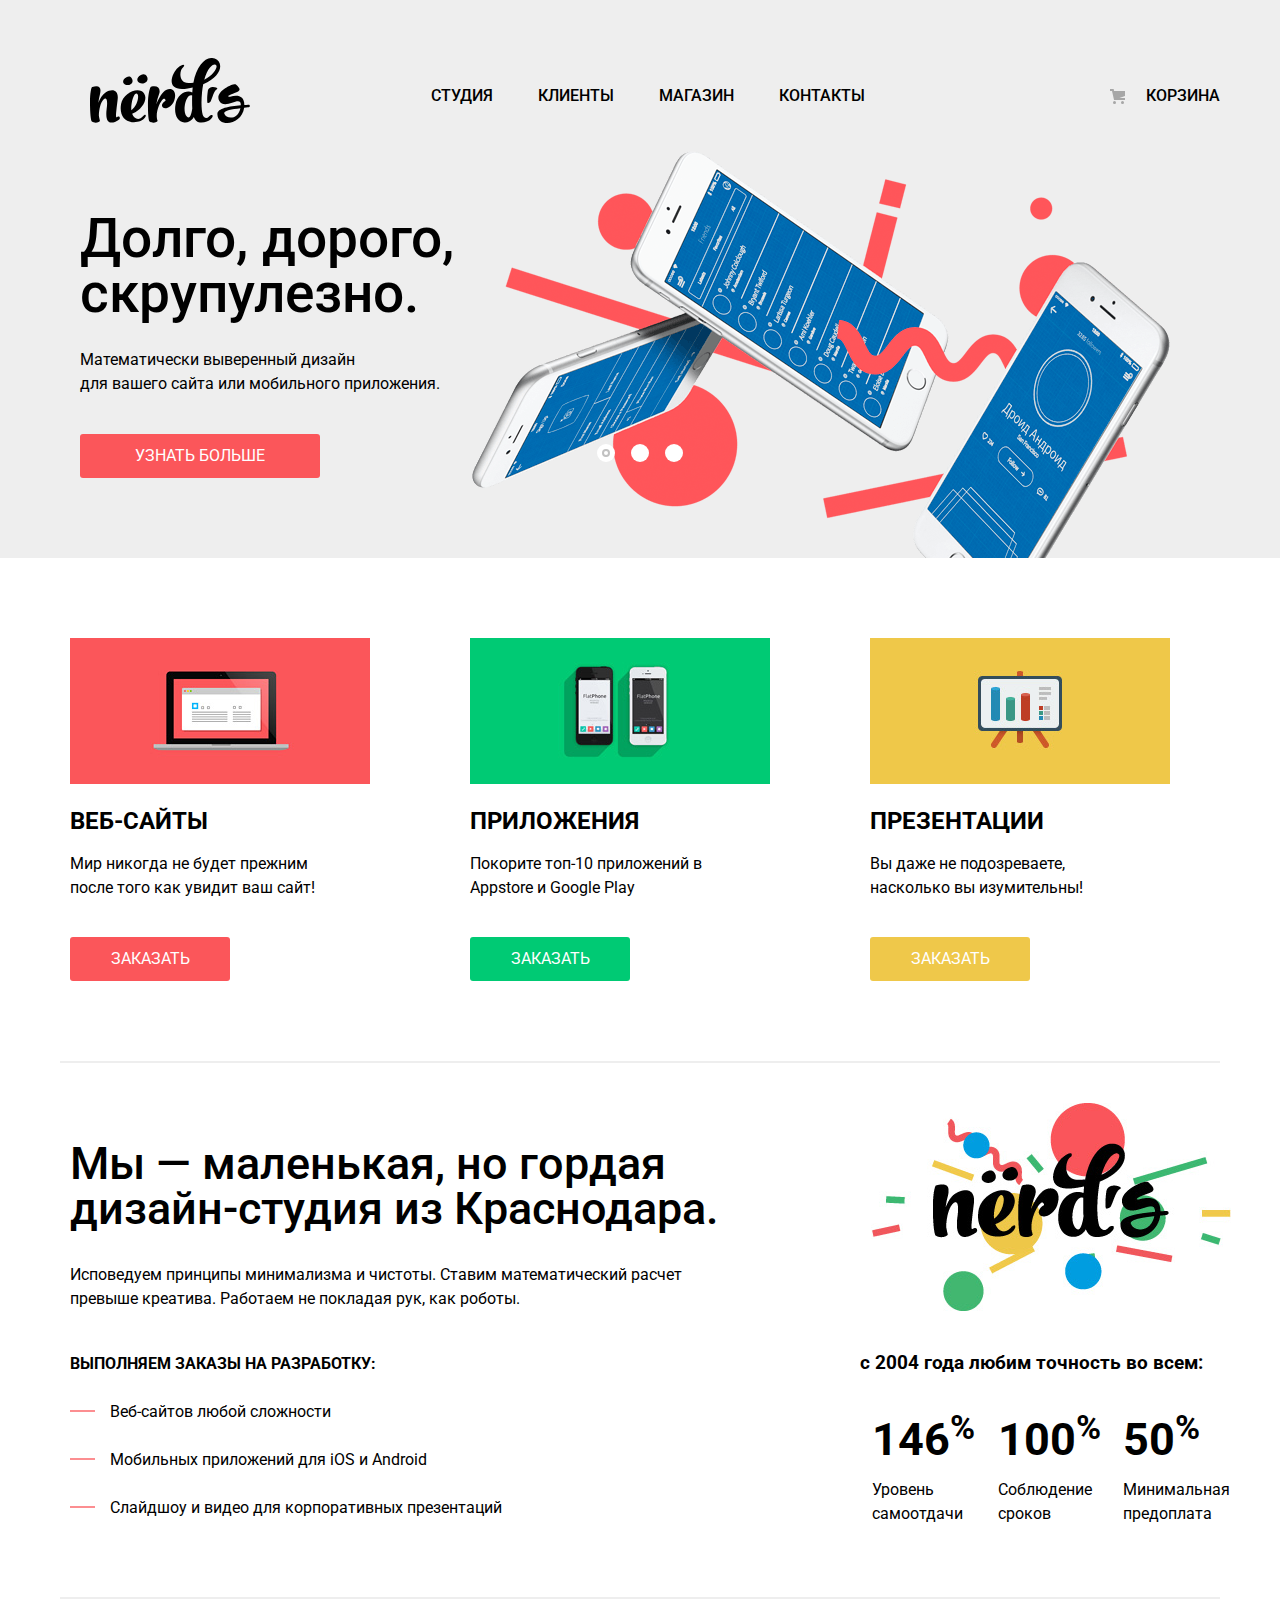
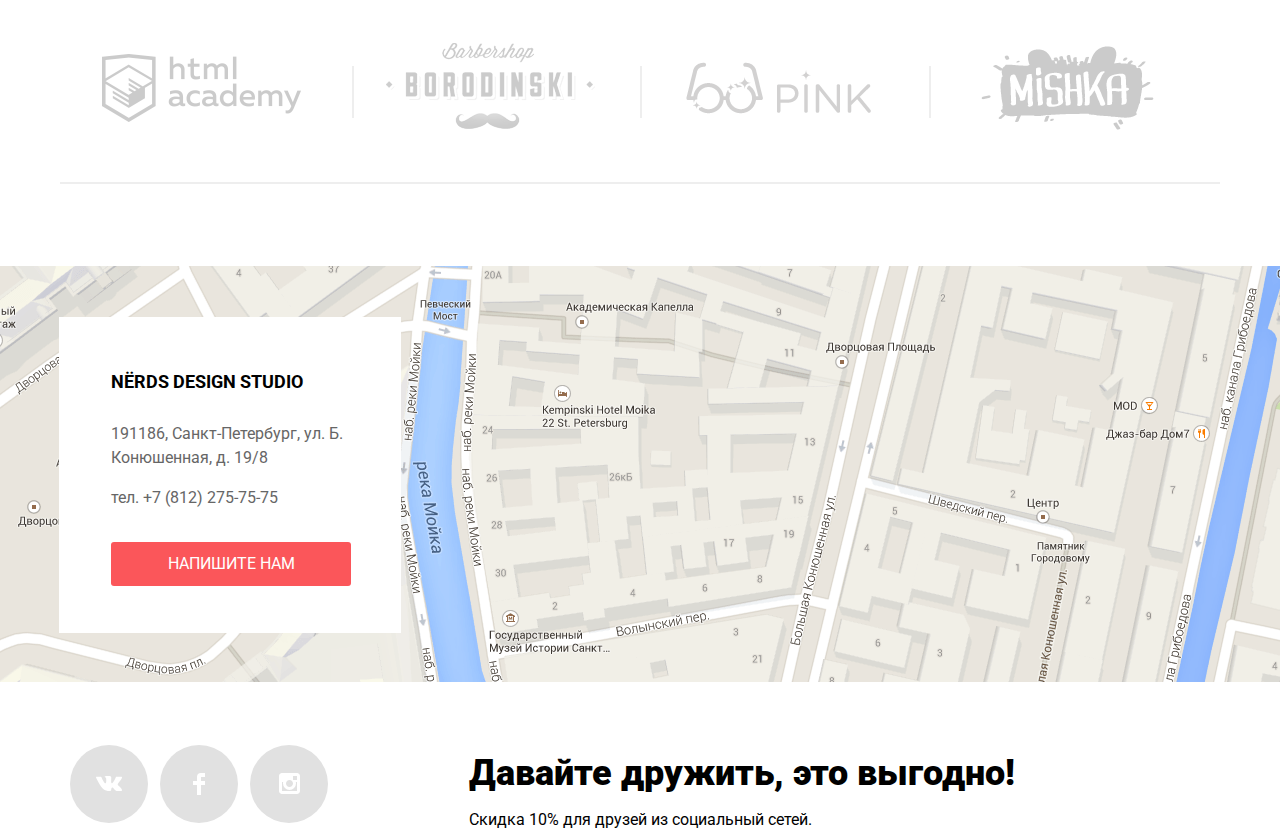
<file: index.html>
<!DOCTYPE html>
<html lang="ru">
  <head>
	  <meta charset="utf-8">
	  <title>Нёрдс</title>
    <link href="https://fonts.googleapis.com/css?family=Roboto:400,400i,500,500i,700,700i&amp;subset=cyrillic" rel="stylesheet">
    <link href="css/normalize.css" rel="stylesheet">
    <link href="css/style.min.css" rel="stylesheet">
  </head>
  <body>
    <header class="page-header">
      <div class="container">
        <nav class="main-navigation">
          <div class="logo-navigation">
            <a class="main-header-logo">
		        <img src="img/nerds-logo.svg" alt="Логотип студии nerds" width="160" height="65">
		        </a>
          </div>
          <div class=site-navigation-wrapper>
            <ul class="site-navigation">
		          <li><a href="#">Студия</a></li>
		          <li><a href="#">Клиенты</a></li>
		          <li><a href="catalog.html">Магазин</a></li>
		          <li><a href="#">Контакты</a></li>
		        </ul>
          </div>
          <div class="user-navigation">
            <a href="#">
              Корзина
            </a>
          </div>
	     </nav>
         <section class="slider">
           <div class="container-slider">
             <h2 class="visually-hidden">Преимущества</h2>
             <input class="visually-hidden" type="radio" id="product-1" name="toggle" checked>
             <input class="visually-hidden" type="radio" id="product-2" name="toggle">
             <input class="visually-hidden" type="radio" id="product-3" name="toggle">
             <div class="slider-controls">
               <label class="slider-controls-item slider-controls-item--1" for="product-1">Первый</label>
               <label class="slider-controls-item slider-controls-item--2" for="product-2">Второй</label>
               <label class="slider-controls-item slider-controls-item--3" for="product-3">Третий</label>
             </div>
             <ul class="slider-list">
                <li class="slider-item">
                  <h3>Долго, дорого,<br> скрупулезно.</h3>
                  <p>Математически выверенный дизайн<br> для вашего сайта или мобильного приложения.</p>
                  <a class="slider-item-button button" href="#">Узнать больше</a>
                </li>
                <li class="slider-item">
                  <h3>Любим математику как никто другой</h3>
                  <p>Никакого креатива, только математические формулы для расчета идеальных пропорций.</p>
                  <a class="slider-item-button button" href="#">Узнать больше</a>
                </li>
                <li class="slider-item">
                  <h3>Только ночь,<br> только хардкор</h3>
                  <p>Работать днем, как все? Мы против этого.<br> Ближе к полуночи работа только начинается.</p>
                  <a class="slider-item-button button" href="#">Узнать больше</a>
                </li>
            </ul>
          </div>
        </section>
      </div>
  	</header>
    <main>
      <div class="container">
	      <h1 class="visually-hidden">Дизайн-студия Нёрдс</h1>
        <section class="services">
          <h2 class="visually-hidden">Наши услуги</h2>
		      <ul class="services-list">
		        <li class="veb-sites">
              <img src="img/illustration-1.jpg" alt="" width="300" height="146">
			        <h3>Веб-сайты</h3>
			        <p>Мир никогда не будет прежним после того как увидит ваш сайт!</p>
			        <a class="veb-sites-button button" href="#">заказать</a>
		        </li>
		        <li class="apps">
              <img src="img/illustration-2.jpg" alt="" width="300" height="146">
			        <h3>Приложения</h3>
			        <p>Покорите топ-10 приложений в Appstore и Google Play</p>
			        <a class="apps-button button" href="#">заказать</a>
		        </li>
		        <li class="presentations">
               <img src="img/illustration-3.jpg" alt="" width="300" height="146">
			         <h3>Презентации</h3>
			         <p>Вы даже не подозреваете, насколько вы изумительны!</p>
			         <a class="presentations-button button" href="#">заказать</a>
		        </li>
          </ul>
        </section>
	      <section class="about-us">
	        <div class="description">
		        <p class="description-we">Мы — маленькая, но гордая дизайн-студия из Краснодара.</p>
	    	    <p class="description-info">Исповедуем принципы минимализма и чистоты. Ставим математический расчет превыше креатива. Работаем не покладая рук, как роботы.</p>
	    	    <p class="perform-orders">Выполняем заказы на разработку:</p>
		        <ul class="about-list">
		          <li class="about-list-item">Веб-сайтов любой сложности</li>
		          <li class="about-list-item">Мобильных приложений для iOS и Android</li>
	  	        <li class="about-list-item">Слайдшоу и видео для корпоративных презентаций</li>
		        </ul>
	        </div>
	        <div class="indicators">
		        <img src="img/nerds-illustration.jpg" alt="Логотип студии nerds" width="360" height="208">
		        <h3 class="indicators-info">с 2004 года любим точность во всем:</h3>
		        <table>
		          <tr class="percent">
		          	<td class="percent-item">146<sup>%</sup></td>
	        	  	<td class="percent-item">100<sup>%</sup></td>
	        	  	<td class="percent-item">50<sup>%</sup></td>
	  	        </tr>
		          <tr>
		          	<td>Уровень самоотдачи</td>
		          	<td>Соблюдение сроков</td>
		          	<td>Минимальная предоплата</td>
		          </tr>
		        </table>
	        </div>
      	</section>
	      <section class="partners">
          <h3 class="visually-hidden">Наши партнеры</h3>
            <ul class="partners-list">
              <li>
                <a href="https://htmlacademy.ru/intensive/htmlcss">
		              <img src="img/logo-html.png" alt="Логотип html-academy" width="199" height="68">
	              </a>
              </li>
              <li>
	              <a href="#">
		              <img src="img/logo-borodinski.png" alt="Логотип Berbershop Borodinski" width="209" height="90">
  	            </a>
              </li>
              <li>
	              <a href="#">
		              <img src="img/logo-pink.png" alt="Логотип Pink" width="185" height="52">
	              </a>
              </li>
              <li>
	              <a href="https://htmlacademy.ru/intensive/htmlcss">
		              <img src="img/logo-mishka.png" alt=" Логотип MiSHKA" width="173" height="84">
	              </a>
              </li>
            </ul>
 	        </section>
        </div>
        <section class="map">
          <h3 class="visually-hidden">Мы находимся здесь</h3>
          <div class="container map-container">
            <section class="map-adress">
              <h3 class="map-header">NЁRDS DESIGN STUDIO</h3>
              <p class="map-info">191186, Санкт-Петербург, ул. Б. Конюшенная, д. 19/8</p>
              <p class="map-phone">тел. +7 (812) 275-75-75</p>
              <a class="write-us-button button" href="#">Напишите нам</a>
            </section>
          </div>
          <iframe src="https://www.google.com/maps/embed?pb=!1m18!1m12!1m3!1d1998.6037999040354!2d30.322010416394033!3d59.938716271971415!2m3!1f0!2f0!3f0!3m2!1i1024!2i768!4f13.1!3m3!1m2!1s0x4696310fca5ba729:0xea9c53d4493c879f!2sBolshaya+Konyushennaya+ul.%2C+19%2C+Sankt-Peterburg%2C+Russia%2C+191186!5e0!3m2!1sen!2s!4v1441888483426" class="iframe-map" width="1200" height="420"></iframe>
        </section>
    </main>
    <footer class="page-footer">
      <div class="container">
        <div class="social-wrapper">
          <section class="footer-social-list">
            <h3 class="visually-hidden">Мы в соцсетях</h3>
            <div class="social-container">
              <a class="social-button social-button-vk" href="#" aria-label="Наша группа Вконтакте">
                <svg xmlns="http://www.w3.org/2000/svg" width="26" height="15" viewBox="0 0 26 15"><path fill="#FFF" d="M16.138 11.51c.956-.309 2.18 2.04 3.483 2.939.978.681 1.727.534 1.727.534l3.473-.05s1.815-.112.957-1.554c-.071-.12-.503-1.069-2.585-3.022-2.177-2.043-1.882-1.712.739-5.244 1.597-2.153 2.236-3.468 2.036-4.028-.192-.539-1.365-.399-1.365-.399L20.69.713c-.381.001-.704.119-.851.515-.003.004-.621 1.666-1.445 3.079-1.741 2.989-2.436 3.148-2.724 2.961-.661-.433-.494-1.737-.494-2.664 0-2.897.432-4.105-.846-4.417-.427-.104-.739-.172-1.828-.182-1.392-.021-2.574 0-3.244.329-.445.223-.786.712-.579.74.26.035.843.16 1.155.586.401.552.389 1.789.389 1.789s.229 3.411-.54 3.834c-.528.29-1.25-.302-2.803-3.016-.793-1.388-1.392-2.922-1.392-2.922s-.116-.285-.326-.441c-.25-.185-.6-.244-.6-.244L.848.684S.29.7.085.946c-.182.218-.015.668-.015.668s2.909 6.881 6.203 10.347c3.02 3.182 6.452 2.971 6.452 2.971h1.555s.469-.054.709-.312c.224-.24.214-.691.214-.691s-.031-2.109.935-2.419z"/></svg>
              </a>
              <a class="social-button social-button-fb" href="#" aria-label="Наша группа в Фейсбук">
                <svg xmlns="http://www.w3.org/2000/svg" width="12" height="22" viewBox="0 0 12 22"><path fill="#FFF" d="M12 4V0H8a4 4 0 0 0-4 4v4H0v4h4v10h4V12h4V8H8V4h4z"/></svg>
              </a>
              <a class="social-button social-button-im" href="#" aria-label="Наша страница в Инстаграм">
                <svg xmlns="http://www.w3.org/2000/svg" width="21" height="21" viewBox="0 0 21 21"><path fill="#FFF" d="M18 0H3C1.35 0 0 1.35 0 3v15c0 1.65 1.35 3 3 3h15c1.65 0 3-1.35 3-3V3c0-1.65-1.35-3-3-3zm-7.5 7c1.93 0 3.5 1.57 3.5 3.5S12.43 14 10.5 14 7 12.43 7 10.5 8.57 7 10.5 7zM18 18H3V9h1.181A6.504 6.504 0 0 0 4 10.5a6.5 6.5 0 1 0 13 0 6.45 6.45 0 0 0-.181-1.5H18v9zm0-11h-4V3h4v4z"/></svg>
              </a>
            </div>
          </section>
          <section class="footer-friendship">
            <h3><b>Давайте дружить, это выгодно!</b></h3>
            <p>Скидка 10% для друзей из социальный сетей.</p>
          </section>
        </div>
      </div>
    </footer>
    <div class="container">
      <section class="modal">
        <form class="write-us-popup" action="https://echo.htmlacademy.ru" method="post">
          <h2>Напишите нам</h2>
          <div class="username-container">
            <label for="username-field">Ваше имя:</label><br>
            <input type="text" name="username" id="username-field" placeholder="Имя Фамилия">
          </div>
          <div class="e-mail-container">
            <label for="e-mail-field">Ваш e-mail:</label><br>
            <input type="text" name="e-mail" id="e-mail-field" placeholder="email@example.ru">
          </div>
          <div class="message-container">
            <label for="message-field">Текст письма:</label><br>
            <textarea name="message" rows="8" cols="80" id="message-field" placeholder="В свободной форме"></textarea>
          </div>
          <button class="button" type="submit">Отправить</button>
        </form>
        <button class="modal-close" type="button">Закрыть</button>
      </section>
    </div>
    <script src="js/modal.mini.js"></script>
  </body>
</html>
</file>
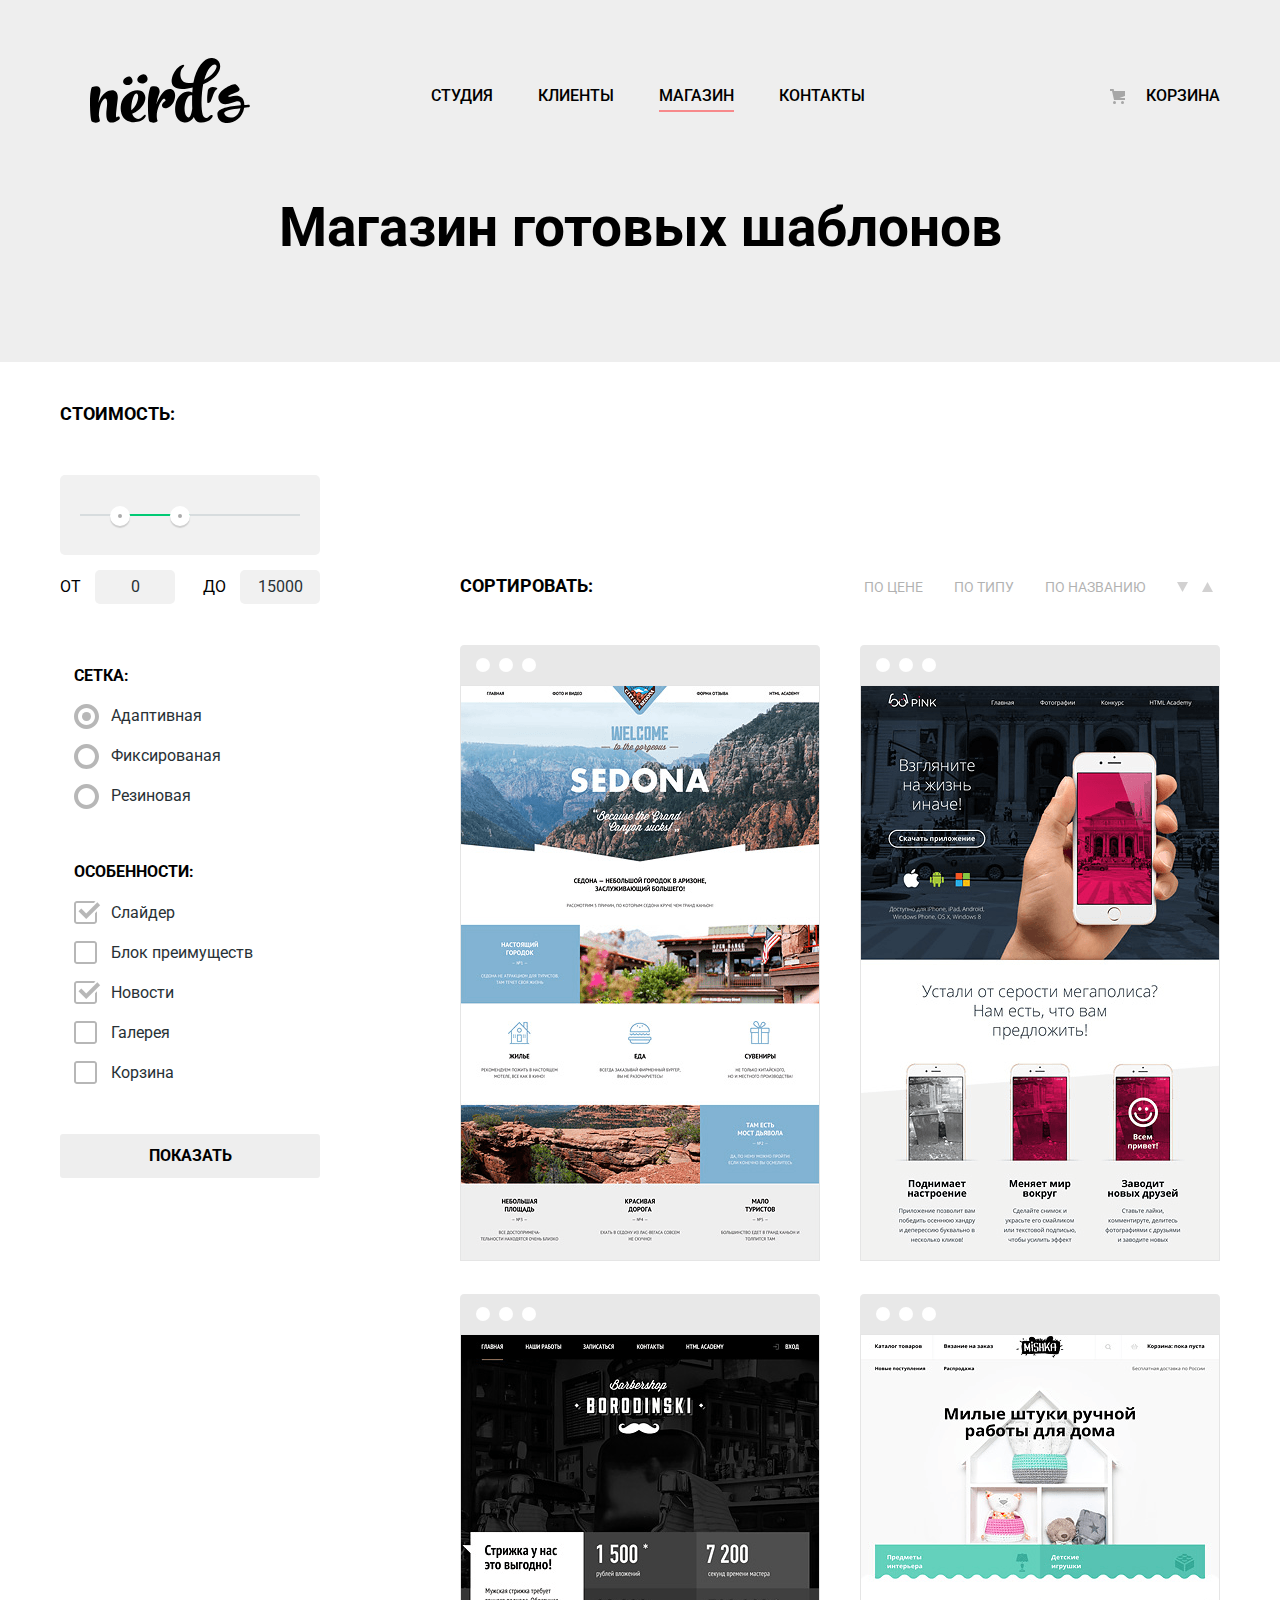
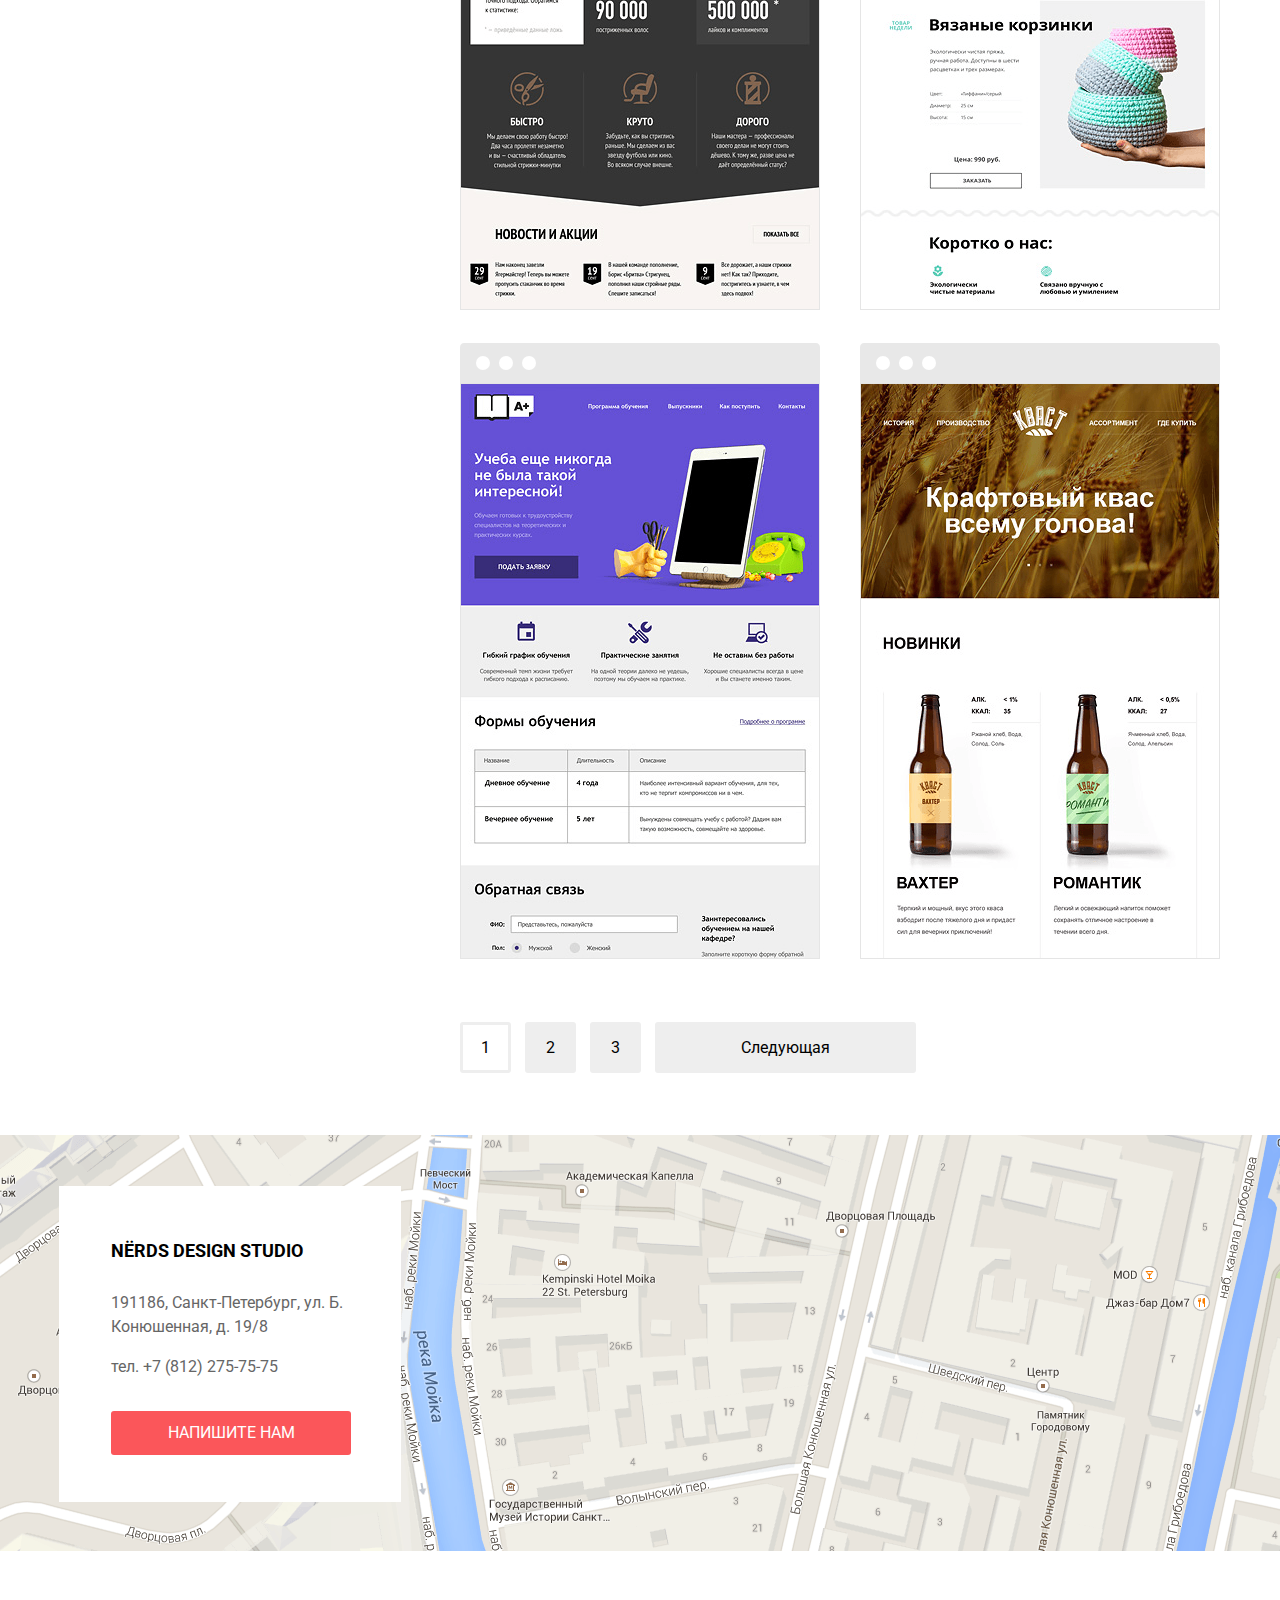
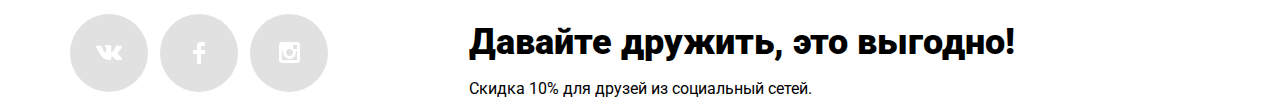
<file: catalog.html>
<!DOCTYPE html>
<html lang="ru">
  <head>
	  <meta charset="utf-8">
  	<title>Нёрдс</title>
    <link href="https://fonts.googleapis.com/css?family=Roboto:400,400i,500,500i,700,700i&amp;subset=cyrillic" rel="stylesheet">
    <link href="css/normalize.css" rel="stylesheet">
    <link href="css/style.min.css" rel="stylesheet">
  </head>
  <body>
	  <header class="page-header-catalog">
      <div class="container">
	      <nav class="main-navigation main-navigation-catalog">
          <div class="logo-navigation">
            <a class="main-header-logo" href="index.html">
		          <img src="img/nerds-logo.svg" alt="Логотип студии nerds" width="160" height="65">
		        </a>
          </div>
          <div class=site-navigation-wrapper >
            <ul class="site-navigation">
		          <li><a href="index.html">Студия</a></li>
		          <li><a href="#">Клиенты</a></li>
		          <li><a class="active" href="catalog.html">Магазин</a></li>
		          <li><a href="#">Контакты</a></li>
		        </ul>
          </div>
          <div class="user-navigation">
            <a href="#">
              Корзина
            </a>
          </div>
	      </nav>
        <h1>Магазин готовых шаблонов</h1>
      </div>
    </header>
    <main>
      <div class="container">
        <div class="catalog-column">
          <form class="filter" method="get" action="https://echo.htmlacademy.ru">
            <fieldset class="price">
              <legend>Стоимость:</legend>
              <div class="range-filter">
                <div class="range-controls">
                  <div class="scale">
                    <div class="bar" style="margin-left: 20%; width: 30%"></div>
                  </div>
                  <div class="toggle toggle-min"></div>
                  <div class="toggle toggle-max"></div>
                </div>
                <div class="price-controls">
                  <label class="min-price">от <input name="min-price" type="text" value="0"></label>
                  <label class="max-price">до <input name="max-price" type="text" value="15000"></label>
                </div>
              </div>
            </fieldset>
            <fieldset class="grid">
              <legend>Сетка:</legend>
                <ul class="grid-list">
                  <li class="grid-item">
                    <input class="filter-input" type="radio" name="grid" value="adaptive" id="adaptive-filter" checked>
                    <label class="filter-label" for="adaptive-filter">Адаптивная</label>
                  </li>
                  <li class="grid-item">
                    <input class="filter-input" type="radio" name="grid" value="fixed" id="fixed-filter">
                    <label class="filter-label" for="fixed-filter">Фиксированая</label>
                  </li>
                  <li class="grid-item">
                    <input class="filter-input" type="radio" name="grid" value="rubber" id="rubber-filter">
                    <label class="filter-label" for="rubber-filter">Резиновая</label>
                  </li>
                </ul>
            </fieldset>
            <fieldset class="features">
              <legend>ОСОБЕННОСТИ:</legend>
                <ul class="features-list">
                  <li class="features-item">
                    <input class="filter-input" type="checkbox" name="slider" id="slider-filter" checked>
                    <label class="filter-label" for="slider-filter">Слайдер</label>
                  </li>
                  <li class="features-item">
                    <input class="filter-input" type="checkbox" name="advantage_block" id="advantsge-filter">
                    <label class="filter-label" for="advantsge-filter">Блок преимуществ</label>
                  </li>
                  <li class="features-item">
                    <input class="filter-input" type="checkbox" name="news" id="news-filter" checked>
                    <label class="filter-label" for="news-filter">Новости</label>
                  </li>
                  <li class="features-item">
                    <input class="filter-input" type="checkbox" name="gallery" id="gallery-filter">
                    <label class="filter-label" for="gallery-filter">Галерея</label>
                  </li>
                  <li class="features-item">
                    <input class="filter-input" type="checkbox" name="basket" id="basket-filter">
                    <label class="filter-label" for="basket-filter">Корзина</label>
                  </li>
                </ul>
            </fieldset>
            <button class="submit"  type="submit">Показать</button>
          </form>
          <div class="sorting-catalog-column">
            <section class="sorting">
              <h3>Сортировать:</h3>
              <ul>
                <li><a class="sorting-item" href="#">по цене</a></li>
                <li><a class="sorting-item" href="#">по типу</a></li>
                <li><a class="sorting-item" href="#">по названию</a></li>
              </ul>
              <div class="sorting-control">
                <a href="#" class="sorting-control-button down">
                  <img src="img/icon-down-dir.svg" alt="" width="11" height="10">
                </a>
                <a href="#" class="sorting-control-button up">
                  <img src="img/icon-up-dir.svg" alt="" width="11" height="10">
                </a>
              </div>
            </section>
            <section class="catalog">
              <h2 class="visually-hidden">Каталог готовых шаблонов</h2>
              <ul class="catalog-list">
                <li class="catalog-containers">
                  <div class="browser">
                    <img src="img/browser.svg" alt="" width="360" height="40">
                  </div>
                  <img src="img/img-sedona.png" alt="Информационный сайт для туристов" width="360" height="576">
                  <div class="catalog-item catalog-item-sedona">
                    <a href="#">
                      <div class="catalog-item-title">Sedona</div>
                    </a>
                    <p class="description-catalog-item">Информационный сайт для туристов</p>
                    <a class="button" href="#">
                      990 РУБ
                    </a>
                  </div>
                </li>
                <li class="catalog-containers">
                  <div class="browser">
                    <img src="img/browser.svg" alt="" width="360" height="40">
                  </div>
                  <img src="img/img-pink.png" alt="Продуктовый лендинг приложения для iOS и Android" width="360" height="576">
                  <div class="catalog-item catalog-item-pink">
                    <a href="#">
                      <div class="catalog-item-title">PINK APP</div>
                    </a>
                    <p class="description-catalog-item">Продуктовый лендинг приложения для iOS и Android</p>
                    <a class="button" href="#">
                      990 РУБ
                    </a>
                  </div>
                </li>
                <li class="catalog-containers">
                  <div class="browser">
                    <img src="img/browser.svg" alt="" width="360" height="40">
                  </div>
                  <img src="img/img-barbershop.png" alt="Сайт Barbershop" width="360" height="576">
                  <div class="catalog-item catalog-item-barbershop">
                    <a href="#">
                      <div class="catalog-item-title">BARBERSHOP</div>
                    </a>
                    <p class="description-catalog-item">Сайт салона красоты.
                      Для мужчин, да.</p>
                    <a class="button" href="#">
                      990 РУБ
                    </a>
                  </div>
                </li>
                <li class="catalog-containers">
                  <div class="browser">
                    <img src="img/browser.svg" alt="" width="360" height="40">
                  </div>
                  <img src="img/img-mishka.png" alt="Интернет-магазин вязанных игуршек" width="360" height="576">
                  <div class="catalog-item catalog-item-mishka">
                    <a href="#">
                      <div class="catalog-item-title">MISHKA</div>
                    </a>
                    <p class="description-catalog-item">Интернет-магазин вязанных игуршек</p>
                    <a class="button" href="#">
                      990 РУБ
                    </a>
                  </div>
                </li>
                <li class="catalog-containers">
                  <div class="browser">
                    <img src="img/browser.svg" alt="" width="360" height="40">
                  </div>
                  <img src="img/img-aplus.png" alt="Лендинг курсов повышения квалификации" width="360" height="576">
                  <div class="catalog-item catalog-item-a-plus">
                    <a href="#">
                      <div class="catalog-item-title">A PLUS</div>
                    </a>
                    <p class="description-catalog-item">Лендинг курсов повышения квалификации</p>
                    <a class="button" href="#">
                      990 РУБ
                    </a>
                  </div>
                </li>
                <li class="catalog-containers">
                  <div class="browser">
                    <img src="img/browser.svg" alt="" width="360" height="40">
                  </div>
                  <img src="img/img-kvast.png" alt="Промо-сайт производителя крафтового кваса" width="360" height="576">
                  <div class="catalog-item catalog-item-kvast">
                    <a href="#">
                      <div class="catalog-item-title">КВАСТ</div>
                    </a>
                    <p class="description-catalog-item">Промо-сайт производителя крафтового кваса</p>
                    <a class="button" href="#">
                      990 РУБ
                    </a>
                  </div>
                </li>
              </ul>
            </section>
            <ul class="list-pages">
                <li><a class="active">1</a></li>
                <li><a class="pg" href="#">2</a></li>
                <li><a class="pg" href="#">3</a></li>
                <li><a class="next-page pg" href="#">Следующая</a></li>
            </ul>
          </div>
        </div>
      </div>
      <section class="map">
        <h3 class="visually-hidden">Мы находимся здесь</h3>
        <div class="container map-container">
          <section class="map-adress">
            <h3 class="map-header">NЁRDS DESIGN STUDIO</h3>
            <p class="map-info">191186, Санкт-Петербург, ул. Б. Конюшенная, д. 19/8</p>
            <p class="map-phone">тел. +7 (812) 275-75-75</p>
            <a class="write-us-button button" href="#">Напишите нам</a>
          </section>
        </div>
        <iframe src="https://www.google.com/maps/embed?pb=!1m18!1m12!1m3!1d1998.6037999040354!2d30.322010416394033!3d59.938716271971415!2m3!1f0!2f0!3f0!3m2!1i1024!2i768!4f13.1!3m3!1m2!1s0x4696310fca5ba729:0xea9c53d4493c879f!2sBolshaya+Konyushennaya+ul.%2C+19%2C+Sankt-Peterburg%2C+Russia%2C+191186!5e0!3m2!1sen!2s!4v1441888483426" class="iframe-map" width="1200" height="420"></iframe>
      </section>
    </main>
    <footer class="page-footer">
      <div class="container">
        <div class="social-wrapper">
          <section class="footer-social-list">
            <h3 class="visually-hidden">Мы в соцсетях</h3>
            <div class="social-container">
              <a class="social-button social-button-vk" href="#" aria-label="Наша группа Вконтакте">
                <svg xmlns="http://www.w3.org/2000/svg" width="26" height="15" viewBox="0 0 26 15"><path fill="#FFF" d="M16.138 11.51c.956-.309 2.18 2.04 3.483 2.939.978.681 1.727.534 1.727.534l3.473-.05s1.815-.112.957-1.554c-.071-.12-.503-1.069-2.585-3.022-2.177-2.043-1.882-1.712.739-5.244 1.597-2.153 2.236-3.468 2.036-4.028-.192-.539-1.365-.399-1.365-.399L20.69.713c-.381.001-.704.119-.851.515-.003.004-.621 1.666-1.445 3.079-1.741 2.989-2.436 3.148-2.724 2.961-.661-.433-.494-1.737-.494-2.664 0-2.897.432-4.105-.846-4.417-.427-.104-.739-.172-1.828-.182-1.392-.021-2.574 0-3.244.329-.445.223-.786.712-.579.74.26.035.843.16 1.155.586.401.552.389 1.789.389 1.789s.229 3.411-.54 3.834c-.528.29-1.25-.302-2.803-3.016-.793-1.388-1.392-2.922-1.392-2.922s-.116-.285-.326-.441c-.25-.185-.6-.244-.6-.244L.848.684S.29.7.085.946c-.182.218-.015.668-.015.668s2.909 6.881 6.203 10.347c3.02 3.182 6.452 2.971 6.452 2.971h1.555s.469-.054.709-.312c.224-.24.214-.691.214-.691s-.031-2.109.935-2.419z"/></svg>
              </a>
              <a class="social-button social-button-fb" href="#" aria-label="Наша группа в Фейсбук">
                <svg xmlns="http://www.w3.org/2000/svg" width="12" height="22" viewBox="0 0 12 22"><path fill="#FFF" d="M12 4V0H8a4 4 0 0 0-4 4v4H0v4h4v10h4V12h4V8H8V4h4z"/></svg>
              </a>
              <a class="social-button social-button-im" href="#" aria-label="Наша страница в Инстаграм">
                <svg xmlns="http://www.w3.org/2000/svg" width="21" height="21" viewBox="0 0 21 21"><path fill="#FFF" d="M18 0H3C1.35 0 0 1.35 0 3v15c0 1.65 1.35 3 3 3h15c1.65 0 3-1.35 3-3V3c0-1.65-1.35-3-3-3zm-7.5 7c1.93 0 3.5 1.57 3.5 3.5S12.43 14 10.5 14 7 12.43 7 10.5 8.57 7 10.5 7zM18 18H3V9h1.181A6.504 6.504 0 0 0 4 10.5a6.5 6.5 0 1 0 13 0 6.45 6.45 0 0 0-.181-1.5H18v9zm0-11h-4V3h4v4z"/></svg>
              </a>
            </div>
          </section>
          <section class="footer-friendship">
            <h3><b>Давайте дружить, это выгодно!</b></h3>
            <p>Скидка 10% для друзей из социальный сетей.</p>
          </section>
        </div>
      </div>
    </footer>
    <div class="container">
      <section class="modal modal-write-us">
        <form class="write-us-popup" action="https://echo.htmlacademy.ru" method="post">
          <h2>Напишите нам</h2>
          <div class="username-container">
            <label for="username-field">Ваше имя:</label><br>
            <input type="text" name="username" id="username-field" placeholder="Имя Фамилия">
          </div>
          <div class="e-mail-container">
            <label for="e-mail-field">Ваш e-mail:</label><br>
            <input type="text" name="e-mail" id="e-mail-field" placeholder="email@example.ru">
          </div>
          <div class="message-container">
            <label for="message-field">Текст письма:</label><br>
            <textarea name="message" rows="5" cols="80" id="message-field" placeholder="В свободной форме"></textarea>
          </div>
          <button class="button" type="submit">Отправить</button>
        </form>
        <button class="modal-close" type="button">Закрыть</button>
      </section>
    </div>
    <script src="js/modal.mini.js"></script>
  </body>
</html>
</file>
<file: css/style.min.css>
body{margin:0;padding:0;font-family:"Roboto",Arial,sans-serif;font-size:16px;font-weight:400;line-height:24px;color:#000000;min-width:1200px;overflow-x:hidden;}.visually-hidden{position:absolute;width:1px;height:1px;clip:rect(0,0,0,0);}.container{width:1160px;padding-left:10px;padding-right:10px;margin:0 auto;}.page-header{padding-top:58px;background-color:#eeeeee;}.page-header-catalog{padding-top:58px;background-color:#eeeeee;min-height:304px;margin-bottom:40px;}a{text-decoration:none;}.main-navigation{font-size:16px;font-weight:500;line-height:30px;color:#000000;}.site-navigation,.user-navigation{list-style:none;}.site-navigation a,.user-navigation a{color:#000000;}.site-navigation a:hover,.site-navigation a:focus,.user-navigation a:hover,.user-navigation a:focus{color:#fb565a;}.site-navigation a:active,.user-navigation a:active{color:#000000;opacity:0.3;}.site-navigation .active{padding-bottom:5px;border-bottom:2px solid #f7898b;}.user-navigation{position:relative;}.user-navigation::before{content:"";position:absolute;left:-36px;top:8px;background-image:url("../img/cart-icon.svg");background-repeat:no-repeat;width:15px;height:15px;}.container-slider{width:1160px;margin:0 auto;padding:0 20px;box-sizing:border-box;}.slider{position:relative;background-color:#eeeeee;}.slider-controls{position:absolute;left:50%;bottom:104px;z-index:100;width:160px;height:18px;text-align:center;font-size:0;transform:translateX(-50%);}.slider-controls label{position:relative;display:inline-block;width:18px;height:18px;padding:8px;border-radius:50%;cursor:pointer;}.slider-controls label::after{content:"";position:absolute;top:8px;left:8px;z-index:1;width:18px;height:18px;background:#ffffff;border-radius:50%;}.slider-list{margin:0;padding:0;list-style:none;margin-bottom:80px;}.slider-item{display:none;padding:78px 0 80px 0;}.slider-item:nth-child(1){background-image:url("../img/slide1.png");background-repeat:no-repeat;background-position:93% 18px;}.slider-item:nth-child(2){background-image:url("../img/slide2.png");background-repeat:no-repeat;background-position:100% 0;}.slider-item:nth-child(3){background-image:url("../img/slide3.png");background-repeat:no-repeat;background-position:100% 20px;}#product-1:checked ~ .slider-list .slider-item:nth-child(1){display:block;}#product-2:checked ~ .slider-list .slider-item:nth-child(2){display:block;}#product-3:checked ~ .slider-list .slider-item:nth-child(3){display:block;}#product-1:checked ~ .slider-controls .slider-controls-item--1::before,#product-2:checked ~ .slider-controls .slider-controls-item--2::before,#product-3:checked ~ .slider-controls .slider-controls-item--3::before{content:"";position:absolute;left:50%;top:50%;z-index:2;width:4px;height:4px;margin:-4px;background-color:inherit;border:2px solid #c1c1c1;border-radius:50%;}.slider-item h3{max-width:600px;margin:0;margin-bottom:27px;font-size:55px;line-height:55px;font-weight:500;}.slider-item p{max-width:430px;margin:0;margin-bottom:38px;}.button{display:block;width:240px;padding:13px 0;font-size:16px;line-height:18px;color:#ffffff;text-transform:uppercase;text-align:center;text-decoration:none;background-color:#fb565a;border-radius:3px;border:none;}.button:hover,.button:focus{background-color:#e74246;}.button:active{background-color:#d7373b;color:rgba(255,255,255,0.3);box-shadow:0 3px rgba(0,0,0,0.1) inset;}.services-list .button{width:160px;}.apps-button{background-color:#00ca74;}.apps-button:hover,.apps-button:focus{background-color:#00bc6c;}.presentations-button{background-color:#efc84a;}.presentations-button:hover,.presentations-button:focus{background-color:#eab534;}.services-list h3{font-size:24px;font-weight:bold;line-height:30px;text-transform:uppercase;}.description-we{font-size:45px;line-height:45px;font-weight:500;padding:0;padding-bottom:16px;margin:0;}.perform-orders{font-weight:bold;text-transform:uppercase;padding-bottom:8px;}.percent{font-size:45px;line-height:45px;font-weight:bold;}.percent-item{padding-bottom:13px;}.percent td{padding-right:16px;}.about-list{margin-top:10px;}.about-list-item{position:relative;padding-bottom:24px;}.about-list-item::before{position:absolute;content:"";width:25px;height:2px;background-color:#fc8e91;left:-40px;top:10px;}.about-us table{text-align:center;margin-left:48px;}.about-us td{text-align:left;}.footer-social ul{list-style:none;}.social-button:hover,.social-button:focus{background-color:#e74246;}.social-button:active{background-color:#d7373b;}.social-button:active path{fill:rgba(255,255,255,0.3);}.footer-friendship b{font-size:36px;line-height:36px;}.footer-friendship p{line-height:22px;margin:0;}.name{font-size:18px;line-height:30px;}input[type="checkbox"],input[type="radio"]{display:none;}input[type="checkbox"] + label,input[type="radio"] + label{font-size:16px;line-height:20px;font-weight:normal;padding-left:37px;background-repeat:no-repeat;position:relative;color:#283136;}input[type="checkbox"] + label:hover,input[type="radio"] + label:hover{color:#000000;}input[type="checkbox"] + label::before,input[type="radio"] + label::before{content:"";display:inline-block;vertical-align:middle;height:25px;width:27px;position:absolute;left:0;opacity:0.4;}input[type="checkbox"] + label:hover:before,input[type="radio"] + label:hover:before{opacity:1;}input[type="checkbox"] + label::before{background-image:url("../img/checkbox-off.svg");background-repeat:no-repeat;}input[type="radio"] + label::before{background-image:url("../img/radio-off.svg");background-repeat:no-repeat;}input[type="checkbox"]:checked + label::before{background-image:url("../img/checkbox-on.svg");background-repeat:no-repeat;}input[type="radio"]:checked + label::before{background-image:url("../img/radio-on.svg");background-repeat:no-repeat;}fieldset{border:none;}.grid-list,.features-list{margin:0;padding:0;}.grid legend{margin-bottom:7px;}.features legend{margin-bottom:8px;}.grid{margin-bottom:23px;}.features{margin-bottom:23px;}.grid-item,.features-item{padding-bottom:16px;}.page-header-catalog h1{text-align:center;font-size:55px;}.filter ul{list-style:none;}legend{font-weight:bold;text-transform:uppercase;line-height:30px;}.filter-input,.filter-label{color:#283136;}.filter-input:hover + .filter-label,.filter-input:focus + .filter-label{color:#000000;}input[type="checkbox"]:disabled + label,input[type="radio"]:disabled + label{opacity:0.3;}.submit{width:260px;color:#000000;padding:13px 0;font-weight:bold;text-transform:uppercase;background-color:#eeeeee;border:none;border-radius:3px;text-align:center;vertical-align:middle;}.submit:hover,.submit:focus{background-color:#dfdfdf;}.submit:active{background-color:#d5d5d5;color:rgba(0,0,0,0.3);box-shadow:0 3px rgba(0,0,0,0.1) inset;}.sorting ul{list-style:none;display:inline-block;padding:0;}.sorting li{display:inline-block;}.sorting h3{margin-top:0;display:inline-block;min-width:160px;margin-right:240px;color:#000000;font-size:18px;line-height:18px;font-weight:bold;text-transform:uppercase;}.sorting-control{display:inline-block;}.sorting-control-button{opacity:0.2;}.sorting-control-button:hover,.sorting-control-button:focus{opacity:0.6;}.sorting-control-button:active{opacity:1;}.up{margin-left:10px;}.sorting a{color:#000000;text-transform:uppercase;}.sorting{margin-bottom:30px;}.sorting-item{opacity:0.3;}.sorting li{font-size:14px;line-height:18px;margin-right:27px;}.sorting-item:last-child{;}.sorting-item:hover,.sorting-item:focus{opacity:0.6;color:#000000;}.down:active,.up:active,.sorting-item:active{color:#000000;opacity:1;}.catalog-list{list-style:none;text-align:center;}.catalog-item-title{margin-bottom:22px;color:#000000;font-weight:bold;}.description-catalog-item{padding-bottom:25px;}.catalog .button{color:#ffffff;}.list-pages{margin:0;padding:0;margin-bottom:60px;}.list-pages li{display:inline-block;vertical-align:top;list-style-type:none;}.list-pages a{display:inline-block;text-align:center;width:45px;height:45px;font-size:16px;line-height:45px;font-weight:normal;margin:0;margin-right:10px;border-radius:3px;background-color:#eeeeee;border:3px solid #eeeeee;color:#000;}.list-pages .active{background-color:#ffffff;border:3px solid #eeeeee;}.list-pages .next-page{width:255px;}.list-pages .pg:hover{background-color:#dfdfdf;border:3px solid #dfdfdf;}.list-pages .pg:active{background-color:#d5d5d5;color:#a9a9a9;box-shadow:inset 0 5px #bfbfbf;}.main-navigation{min-width:1160px;margin-bottom:0;padding:0;display:flex;align-items:center;}.main-navigation-catalog{margin-bottom:82px;}.main-header-logo{width:160px;height:72px;padding-left:30px;margin-right:140px;}.main-header-logo:hover,.main-header-logo:focus{opacity:0.8;}.main-header-logo:active{opacity:0.3;}.site-navigation-wrapper{min-width:560px;margin-left:41px;}.site-navigation{display:flex;justify-content:flex-start;padding:0;text-transform:uppercase;}.site-navigation li{margin-right:45px;}.user-navigation{margin-left:auto;text-transform:uppercase;}.services{padding-bottom:80px;border-bottom:2px solid #eeeeee;margin-bottom:78px;}.services-list{display:flex;list-style:none;padding-left:10px;margin:0;}.services-list h3{margin:0;}.services-list img{margin-bottom:15px;}.services-list li{width:300px;margin-right:100px;}.services-list p{padding-right:22px;}.veb-sites .button,.apps .button,.presentations .button{margin-top:37px;}.presentations{margin-right:0;}.about-us{display:flex;justify-content:space-between;margin-bottom:37px;padding-left:10px;}.about-us ul{list-style:none;}.description{min-width:660px;}.description-info{padding-bottom:25px;}.indicators{min-width:420px;padding-left:91px;text-align:center;}.indicators img{margin-top:-38px;padding-bottom:14px;padding-left:40px;}.indicators-info{text-align:center;font-weight:bold;padding-bottom:21px;}.partners{margin-bottom:80px;}.partners-list{list-style:none;display:flex;justify-content:space-around;align-items:center;padding-top:44px;padding-bottom:42px;padding-left:6px;border-top:2px solid #eeeeee;border-bottom:2px solid #eeeeee;}.partners-list li{width:22%;position:relative;text-align:center;padding-right:17px;}.partners-list li::after{content:"";position:absolute;display:block;width:2px;height:52px;top:50%;transform:translateY(-50%);right:-8px;background-color:#eeeeee;}.partners-list li:last-of-type::after{display:none;}.partners img{width:auto;}.partners a{opacity:0.2;}.partners a:hover,.partners a:focus{opacity:1;}.partners a:active{opacity:0.1;}.iframe-map{border:0;width:100%;height:420px;display:block;background-image:url("../img/map.png");background-position:50%;background-repeat:no-repeat;}.map-container{position:relative;}.map-adress{position:absolute;left:9px;top:53px;z-index:1;display:flex;flex-direction:column;background-color:#ffffff;padding:49px 50px 47px 52px;width:240px;}.map-header{margin:0;padding-bottom:24px;font-size:18px;line-height:1.8em;text-transform:uppercase;font-weight:bold;}.map-info,.map-phone{margin:0;padding:0;color:#666666;}.map-info{margin-bottom:16px;}.map-phone{margin-bottom:32px;}.footer-social-list{width:267px;margin-right:135px;}.social-wrapper{display:flex;margin-top:52px;align-items:center;padding-left:10px;}.social-container{display:flex;}.footer-social-list a{display:flex;flex-direction:row;align-items:center;justify-content:center;width:78px;height:78px;border-radius:50%;}.social-button{background-color:#e1e1e1;}.social-button-vk{margin-right:12px;}.social-button-fb{margin-right:12px;}.footer-friendship{width:760px;}.modal{position:fixed;z-index:20;background-color:#ffffff;box-sizing:border-box;box-shadow:0 0 40px 0 #636464;bottom:172px;left:50%;margin-left:-474px;width:960px;height:590px;padding-left:100px;padding-top:68px;padding-right:80px;padding-bottom:84px;}.modal-close{position:absolute;top:78px;right:90px;width:22px;height:22px;font-size:0;background-color:#ffffff;border:0;cursor:pointer;}.modal-close::before,.modal-close::after{content:"";position:absolute;top:10px;left:6px;width:19px;height:3px;background-color:#fecccd;}.modal-close::before{transform:rotate(45deg);}.modal-close::after{transform:rotate(-45deg);}.modal h2{margin:0;margin-bottom:45px;font-size:45px;line-height:45px;font-weight:bold;}.modal div{display:inline-block;}.username-container{width:360px;margin-bottom:30px;margin-right:40px;}.message-container{margin-bottom:47px;}.e-mail-container{width:360px;}.modal label{font-weight:bold;line-height:18px;}.write-us-popup input[type="text"]{border:2px solid #d7dcde;width:360px;height:50px;padding-left:13px;box-sizing:border-box;}.write-us-popup textarea{width:760px;border:2px solid #d7dcde;padding:12px 13px;}.modal input[type="text"]:hover{border:2px solid #b4b9bb;}.write-us-popup textarea:hover{border:2px solid #b4b9bb;}.write-us-popup input:focus,.write-us-popup textarea:focus{border:2px solid #000000;}.modal .button{margin-bottom:84px;}.write-us-popup input:invalid{border:2px solid #e74246;color:#e74246;}.modal{display:none;}.modal-show{display:block;animation:zoom 0.6s;}@keyframes shake{0%,100%{transform:translateX(0);}10%,30%,50%,70%,90%{transform:translateX(-10px);}20%,40%,60%,80%{transform:translateX(10px);}}@keyframes zoom{0%{transform:scale(0.01);}20%{transform:scale(0.2);}40%{transform:scale(0.4);}60%{transform:scale(0.6);}80%{transform:scale(0.8);}90%{transform:scale(0.9);}100%{transform:scale(1);}}.modal-error{animation:shake 0.6s;}h1{margin-bottom:1px;}.filter{width:360px;flex-shrink:0;}.price{margin:0;margin-bottom:57px;padding:0;border:none;}.range-filter{width:260px;margin-top:49px;}.price legend{font-size:18px;line-height:24px;text-transform:uppercase;font-weight:700;}.range-controls{position:relative;height:41px;margin-bottom:15px;padding-top:39px;padding-right:20px;padding-left:20px;background-color:#f1f1f1;border-radius:5px;}.range-controls .scale{height:2px;background:#d7dcde;}.range-controls .bar{width:70%;height:2px;background:#00ca74;}.range-controls .toggle{position:absolute;top:31px;left:0;width:4px;height:4px;padding:0;border:8px solid #ffffff;background-color:#ababab;box-shadow:0 2px 1px 0 #cfcfcf;border-radius:50%;cursor:pointer;}.range-controls .toggle-min{left:50px;}.range-controls .toggle-max{left:110px;}.price-controls{font-size:0;}.price-controls label{display:inline-block;width:50%;font-size:16px;text-transform:uppercase;}.price-controls input{width:60px;padding:8px 10px;margin-left:10px;font-family:"Roboto",Arial,sans-serif;font-size:16px;text-align:center;color:#283136;border:none;border-radius:5px;background:#f1f1f1;}.max-price{text-align:right;}.catalog-column{display:flex;align-items:baseline;justify-content:space-between;}.sorting-catalog-column{width:760px;display:flex;flex-direction:column;}.catalog{margin-bottom:30px;}.catalog-list{display:flex;justify-content:space-between;align-items:center;flex-wrap:wrap;margin:0;padding:0;}.catalog-containers{position:relative;width:360px;height:616px;margin-bottom:33px;margin-right:40px;}.catalog-containers:hover{box-shadow:0 0 10px 2px rgba(0,0,0,0.35);}.catalog-containers:nth-child(2n){margin-right:0;}.catalog-containers:hover .catalog-item{display:block;}.catalog-item{position:absolute;z-index:10;width:360px;bottom:0;background-color:#eeeeee;color:#666666;padding-top:30px;padding-bottom:43px;display:none;}.catalog-item p{margin:0 auto;max-width:240px;}.catalog-item .button{margin:0 auto;display:block;width:200px;}.browser{z-index:20;width:360px;height:40px;opacity:0.12;}.catalog-containers:hover .browser{opacity:1;}
</file>
